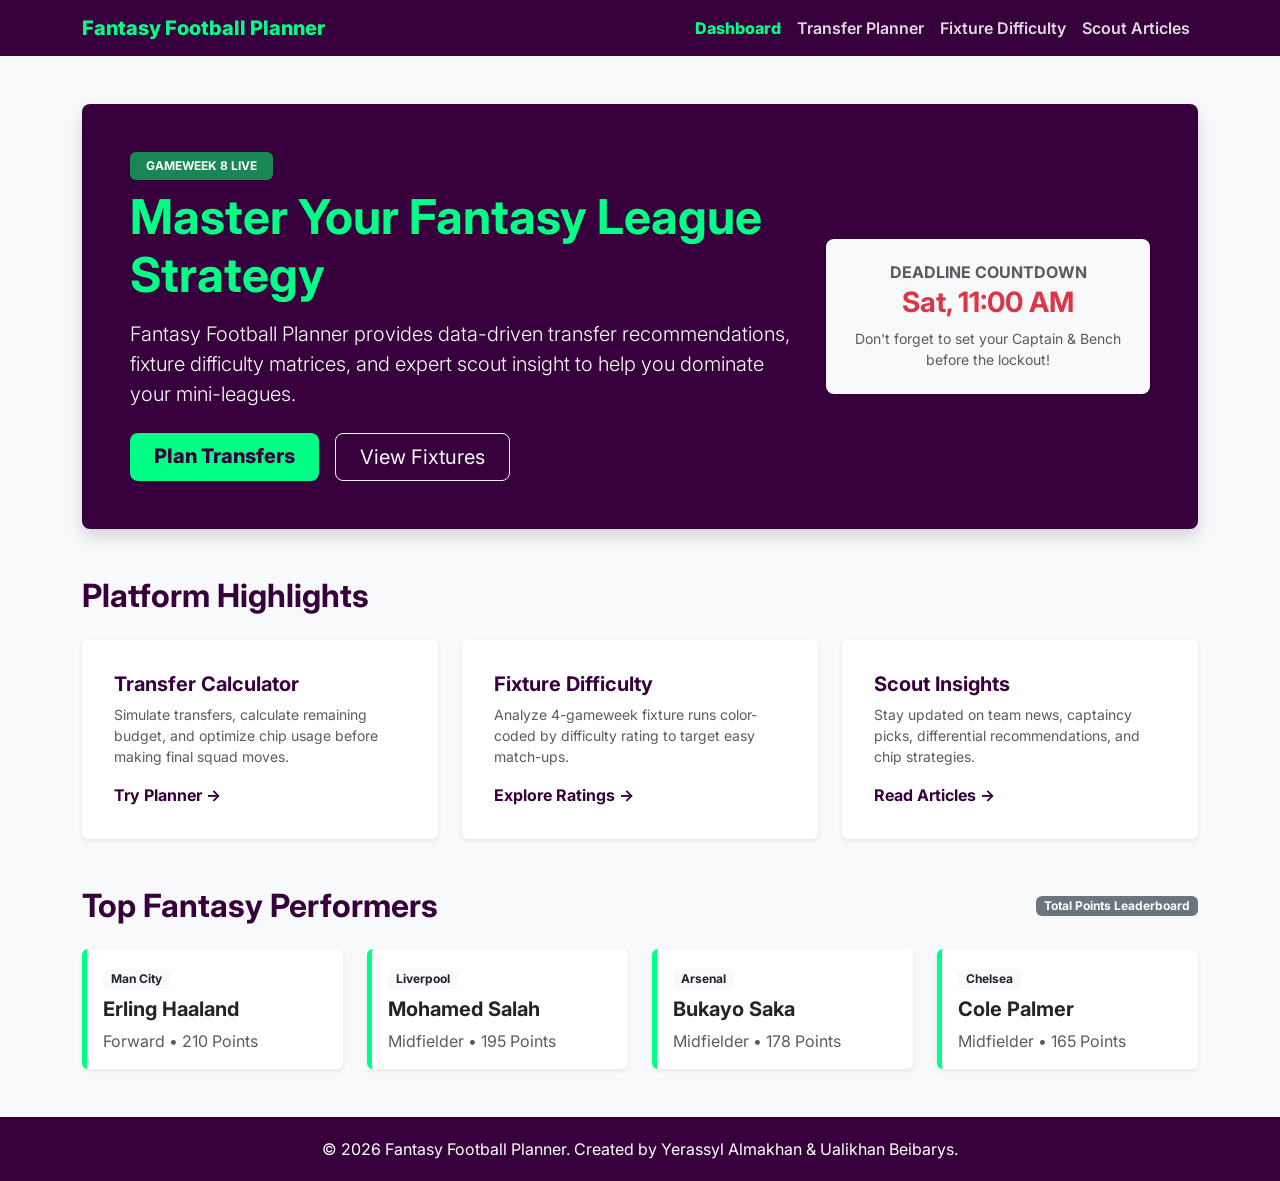
<file: index.html>
<!DOCTYPE html>
<html lang="en">
<head>
  <meta charset="UTF-8">
  <meta name="viewport" content="width=device-width, initial-scale=1.0">
  <title>Fantasy Football Planner | Dashboard</title>
  <link href="https://cdn.jsdelivr.net/npm/bootstrap@5.3.3/dist/css/bootstrap.min.css" rel="stylesheet">
  <link rel="stylesheet" href="css/style.css">
</head>
<body>

  <!-- NAVBAR -->
  <nav class="navbar navbar-expand-lg navbar-custom sticky-top">
    <div class="container">
      <a class="navbar-brand" href="index.html">Fantasy Football Planner</a>
      <button class="navbar-toggler" type="button" data-bs-toggle="collapse" data-bs-target="#navbarNav">
        <span class="navbar-toggler-icon"></span>
      </button>
      <div class="collapse navbar-collapse" id="navbarNav">
        <ul class="navbar-nav ms-auto">
          <li class="nav-item"><a class="nav-link active" href="index.html">Dashboard</a></li>
          <li class="nav-item"><a class="nav-link" href="planner.html">Transfer Planner</a></li>
          <li class="nav-item"><a class="nav-link" href="fdr.html">Fixture Difficulty</a></li>
          <li class="nav-item"><a class="nav-link" href="articles.html">Scout Articles</a></li>
        </ul>
      </div>
    </div>
  </nav>

  <!-- MAIN CONTENT -->
  <main class="container py-5">
    
    <!-- HERO SECTION -->
    <section class="p-5 text-white rounded-3 shadow mb-5" style="background-color: var(--fpl-purple);">
      <div class="row align-items-center">
        <div class="col-lg-8">
          <span class="badge bg-success mb-2 px-3 py-2 fw-bold text-uppercase">Gameweek 8 Live</span>
          <h1 class="display-5 fw-bold mb-3" style="color: var(--fpl-mint);">Master Your Fantasy League Strategy</h1>
          <p class="lead mb-4">Fantasy Football Planner provides data-driven transfer recommendations, fixture difficulty matrices, and expert scout insight to help you dominate your mini-leagues.</p>
          <div class="d-flex gap-3 flex-wrap">
            <a href="planner.html" class="btn btn-fpl btn-lg px-4">Plan Transfers</a>
            <a href="fdr.html" class="btn btn-outline-light btn-lg px-4">View Fixtures</a>
          </div>
        </div>
        <div class="col-lg-4 text-center d-none d-lg-block">
          <div class="p-4 rounded-3 text-dark bg-light shadow-sm">
            <h6 class="text-uppercase fw-bold text-muted mb-1">Deadline Countdown</h6>
            <h3 class="fw-bold text-danger mb-2">Sat, 11:00 AM</h3>
            <p class="small text-muted mb-0">Don't forget to set your Captain & Bench before the lockout!</p>
          </div>
        </div>
      </div>
    </section>

    <!-- CORE FEATURES OVERVIEW -->
    <section class="mb-5">
      <h2 class="fw-bold mb-4" style="color: var(--fpl-purple);">Platform Highlights</h2>
      <div class="row g-4">
        <div class="col-12 col-md-4">
          <div class="card h-100 shadow-sm border-0 p-3">
            <div class="card-body">
              <h5 class="fw-bold" style="color: var(--fpl-purple);">Transfer Calculator</h5>
              <p class="text-muted small">Simulate transfers, calculate remaining budget, and optimize chip usage before making final squad moves.</p>
              <a href="planner.html" class="text-decoration-none fw-bold" style="color: var(--fpl-purple);">Try Planner →</a>
            </div>
          </div>
        </div>
        <div class="col-12 col-md-4">
          <div class="card h-100 shadow-sm border-0 p-3">
            <div class="card-body">
              <h5 class="fw-bold" style="color: var(--fpl-purple);">Fixture Difficulty</h5>
              <p class="text-muted small">Analyze 4-gameweek fixture runs color-coded by difficulty rating to target easy match-ups.</p>
              <a href="fdr.html" class="text-decoration-none fw-bold" style="color: var(--fpl-purple);">Explore Ratings →</a>
            </div>
          </div>
        </div>
        <div class="col-12 col-md-4">
          <div class="card h-100 shadow-sm border-0 p-3">
            <div class="card-body">
              <h5 class="fw-bold" style="color: var(--fpl-purple);">Scout Insights</h5>
              <p class="text-muted small">Stay updated on team news, captaincy picks, differential recommendations, and chip strategies.</p>
              <a href="articles.html" class="text-decoration-none fw-bold" style="color: var(--fpl-purple);">Read Articles →</a>
            </div>
          </div>
        </div>
      </div>
    </section>

    <!-- TOP PERFORMERS (4 CARDS) -->
    <section>
      <div class="d-flex justify-content-between align-items-center mb-4">
        <h2 class="fw-bold m-0" style="color: var(--fpl-purple);">Top Fantasy Performers</h2>
        <span class="badge bg-secondary">Total Points Leaderboard</span>
      </div>
      <div class="row g-4">
        <!-- Player 1 -->
        <div class="col-12 col-sm-6 col-lg-3">
          <div class="card shadow-sm border-0 h-100" style="border-left: 5px solid var(--fpl-mint) !important;">
            <div class="card-body">
              <span class="badge bg-light text-dark mb-2">Man City</span>
              <h5 class="card-title fw-bold">Erling Haaland</h5>
              <p class="card-text text-muted mb-0">Forward • 210 Points</p>
            </div>
          </div>
        </div>
        <!-- Player 2 -->
        <div class="col-12 col-sm-6 col-lg-3">
          <div class="card shadow-sm border-0 h-100" style="border-left: 5px solid var(--fpl-mint) !important;">
            <div class="card-body">
              <span class="badge bg-light text-dark mb-2">Liverpool</span>
              <h5 class="card-title fw-bold">Mohamed Salah</h5>
              <p class="card-text text-muted mb-0">Midfielder • 195 Points</p>
            </div>
          </div>
        </div>
        <!-- Player 3 -->
        <div class="col-12 col-sm-6 col-lg-3">
          <div class="card shadow-sm border-0 h-100" style="border-left: 5px solid var(--fpl-mint) !important;">
            <div class="card-body">
              <span class="badge bg-light text-dark mb-2">Arsenal</span>
              <h5 class="card-title fw-bold">Bukayo Saka</h5>
              <p class="card-text text-muted mb-0">Midfielder • 178 Points</p>
            </div>
          </div>
        </div>
        <!-- Player 4 -->
        <div class="col-12 col-sm-6 col-lg-3">
          <div class="card shadow-sm border-0 h-100" style="border-left: 5px solid var(--fpl-mint) !important;">
            <div class="card-body">
              <span class="badge bg-light text-dark mb-2">Chelsea</span>
              <h5 class="card-title fw-bold">Cole Palmer</h5>
              <p class="card-text text-muted mb-0">Midfielder • 165 Points</p>
            </div>
          </div>
        </div>
      </div>
    </section>

  </main>

  <!-- FOOTER -->
  <footer class="footer-custom">
    <div class="container">
      <p class="mb-0">© 2026 Fantasy Football Planner. Created by Yerassyl Almakhan & Ualikhan Beibarys.</p>
    </div>
  </footer>

  <script src="https://cdn.jsdelivr.net/npm/bootstrap@5.3.3/dist/js/bootstrap.bundle.min.js"></script>
</body>
</html>
</file>
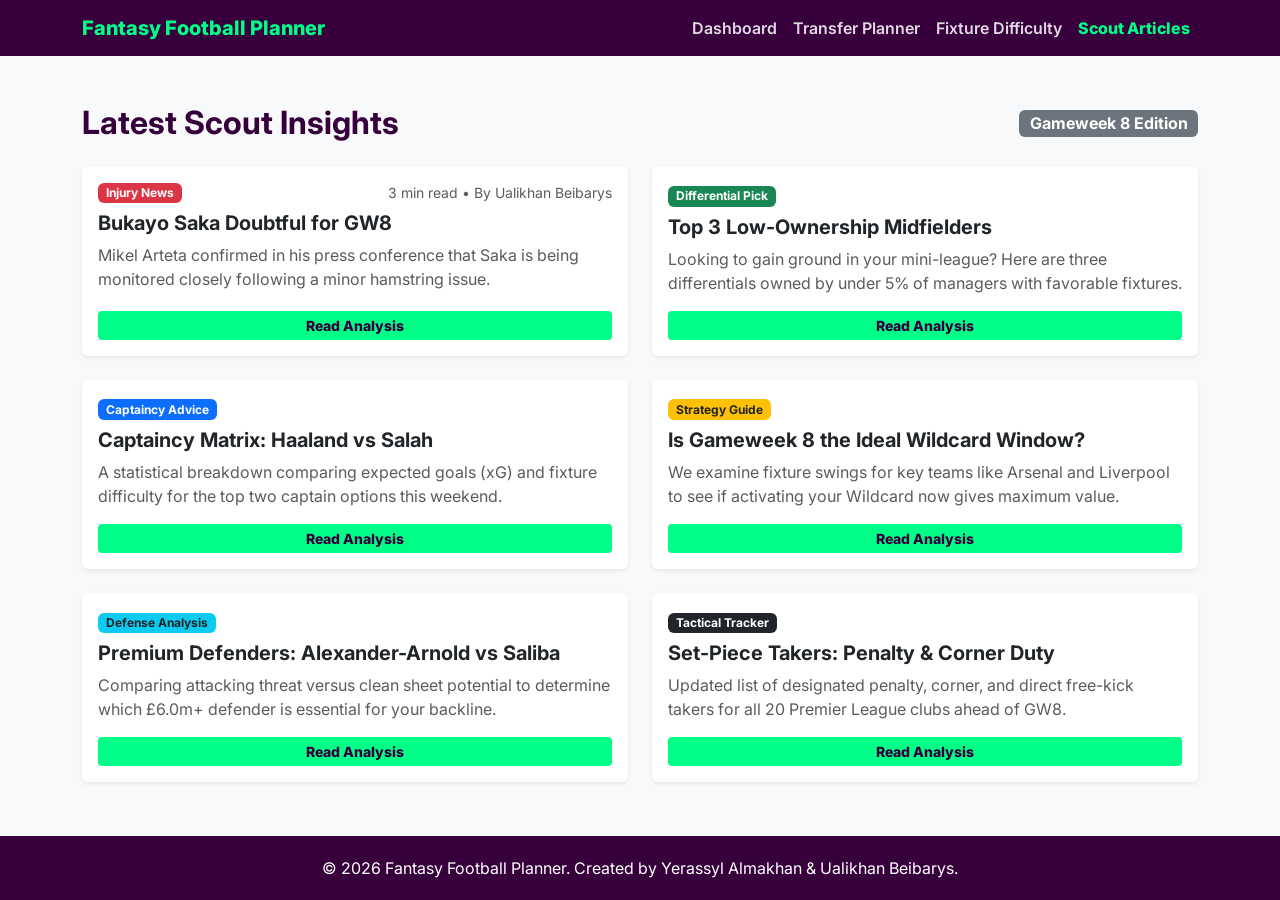
<file: articles.html>
<!DOCTYPE html>
<html lang="en">
<head>
  <meta charset="UTF-8">
  <meta name="viewport" content="width=device-width, initial-scale=1.0">
  <title>Fantasy Football Planner | Scout Articles</title>
  <link href="https://cdn.jsdelivr.net/npm/bootstrap@5.3.3/dist/css/bootstrap.min.css" rel="stylesheet">
  <link rel="stylesheet" href="css/style.css">
</head>
<body>

  <!-- NAVBAR -->
  <nav class="navbar navbar-expand-lg navbar-custom sticky-top">
    <div class="container">
      <a class="navbar-brand" href="index.html">Fantasy Football Planner</a>
      <button class="navbar-toggler" type="button" data-bs-toggle="collapse" data-bs-target="#navbarNav">
        <span class="navbar-toggler-icon"></span>
      </button>
      <div class="collapse navbar-collapse" id="navbarNav">
        <ul class="navbar-nav ms-auto">
          <li class="nav-item"><a class="nav-link" href="index.html">Dashboard</a></li>
          <li class="nav-item"><a class="nav-link" href="planner.html">Transfer Planner</a></li>
          <li class="nav-item"><a class="nav-link" href="fdr.html">Fixture Difficulty</a></li>
          <li class="nav-item"><a class="nav-link active" href="articles.html">Scout Articles</a></li>
        </ul>
      </div>
    </div>
  </nav>

  <!-- MAIN CONTENT -->
  <main class="container py-5">
    <div class="d-flex justify-content-between align-items-center mb-4">
      <h2 class="fw-bold m-0" style="color: var(--fpl-purple);">Latest Scout Insights</h2>
      <span class="badge bg-secondary fs-6">Gameweek 8 Edition</span>
    </div>

    <div class="row g-4">
      <!-- Article 1 -->
      <div class="col-12 col-md-6 col-lg-4">
        <div class="card h-100 shadow-sm border-0">
          <div class="card-body d-flex flex-column">
            <div>
              <div class="d-flex justify-content-between align-items-center mb-2">
                <span class="badge bg-danger">Injury News</span>
                <small class="text-muted">3 min read • By Ualikhan Beibarys</small>
              </div>
              <h5 class="card-title fw-bold">Bukayo Saka Doubtful for GW8</h5>
              <p class="card-text text-muted">Mikel Arteta confirmed in his press conference that Saka is being monitored closely following a minor hamstring issue.</p>
            </div>
            <div class="mt-auto pt-3">
              <a href="#" class="btn btn-sm btn-fpl w-100">Read Analysis</a>
            </div>
          </div>
        </div>
      </div>

      <!-- Article 2 -->
      <div class="col-12 col-md-6 col-lg-4">
        <div class="card h-100 shadow-sm border-0">
          <div class="card-body d-flex flex-column">
            <div>
              <span class="badge bg-success mb-2">Differential Pick</span>
              <h5 class="card-title fw-bold">Top 3 Low-Ownership Midfielders</h5>
              <p class="card-text text-muted">Looking to gain ground in your mini-league? Here are three differentials owned by under 5% of managers with favorable fixtures.</p>
            </div>
            <div class="mt-auto pt-3">
              <a href="#" class="btn btn-sm btn-fpl w-100">Read Analysis</a>
            </div>
          </div>
        </div>
      </div>

      <!-- Article 3 -->
      <div class="col-12 col-md-6 col-lg-4">
        <div class="card h-100 shadow-sm border-0">
          <div class="card-body d-flex flex-column">
            <div>
              <span class="badge bg-primary mb-2">Captaincy Advice</span>
              <h5 class="card-title fw-bold">Captaincy Matrix: Haaland vs Salah</h5>
              <p class="card-text text-muted">A statistical breakdown comparing expected goals (xG) and fixture difficulty for the top two captain options this weekend.</p>
            </div>
            <div class="mt-auto pt-3">
              <a href="#" class="btn btn-sm btn-fpl w-100">Read Analysis</a>
            </div>
          </div>
        </div>
      </div>

      <!-- Article 4 -->
      <div class="col-12 col-md-6 col-lg-4">
        <div class="card h-100 shadow-sm border-0">
          <div class="card-body d-flex flex-column">
            <div>
              <span class="badge bg-warning text-dark mb-2">Strategy Guide</span>
              <h5 class="card-title fw-bold">Is Gameweek 8 the Ideal Wildcard Window?</h5>
              <p class="card-text text-muted">We examine fixture swings for key teams like Arsenal and Liverpool to see if activating your Wildcard now gives maximum value.</p>
            </div>
            <div class="mt-auto pt-3">
              <a href="#" class="btn btn-sm btn-fpl w-100">Read Analysis</a>
            </div>
          </div>
        </div>
      </div>

      <!-- Article 5 -->
      <div class="col-12 col-md-6 col-lg-4">
        <div class="card h-100 shadow-sm border-0">
          <div class="card-body d-flex flex-column">
            <div>
              <span class="badge bg-info text-dark mb-2">Defense Analysis</span>
              <h5 class="card-title fw-bold">Premium Defenders: Alexander-Arnold vs Saliba</h5>
              <p class="card-text text-muted">Comparing attacking threat versus clean sheet potential to determine which £6.0m+ defender is essential for your backline.</p>
            </div>
            <div class="mt-auto pt-3">
              <a href="#" class="btn btn-sm btn-fpl w-100">Read Analysis</a>
            </div>
          </div>
        </div>
      </div>

      <!-- Article 6 -->
      <div class="col-12 col-md-6 col-lg-4">
        <div class="card h-100 shadow-sm border-0">
          <div class="card-body d-flex flex-column">
            <div>
              <span class="badge bg-dark mb-2">Tactical Tracker</span>
              <h5 class="card-title fw-bold">Set-Piece Takers: Penalty & Corner Duty</h5>
              <p class="card-text text-muted">Updated list of designated penalty, corner, and direct free-kick takers for all 20 Premier League clubs ahead of GW8.</p>
            </div>
            <div class="mt-auto pt-3">
              <a href="#" class="btn btn-sm btn-fpl w-100">Read Analysis</a>
            </div>
          </div>
        </div>
      </div>

    </div>
  </main>

  <!-- FOOTER -->
  <footer class="footer-custom">
    <div class="container">
      <p class="mb-0">© 2026 Fantasy Football Planner. Created by Yerassyl Almakhan & Ualikhan Beibarys.</p>
    </div>
  </footer>

  <script src="https://cdn.jsdelivr.net/npm/bootstrap@5.3.3/dist/js/bootstrap.bundle.min.js"></script>
</body>
</html>
</file>
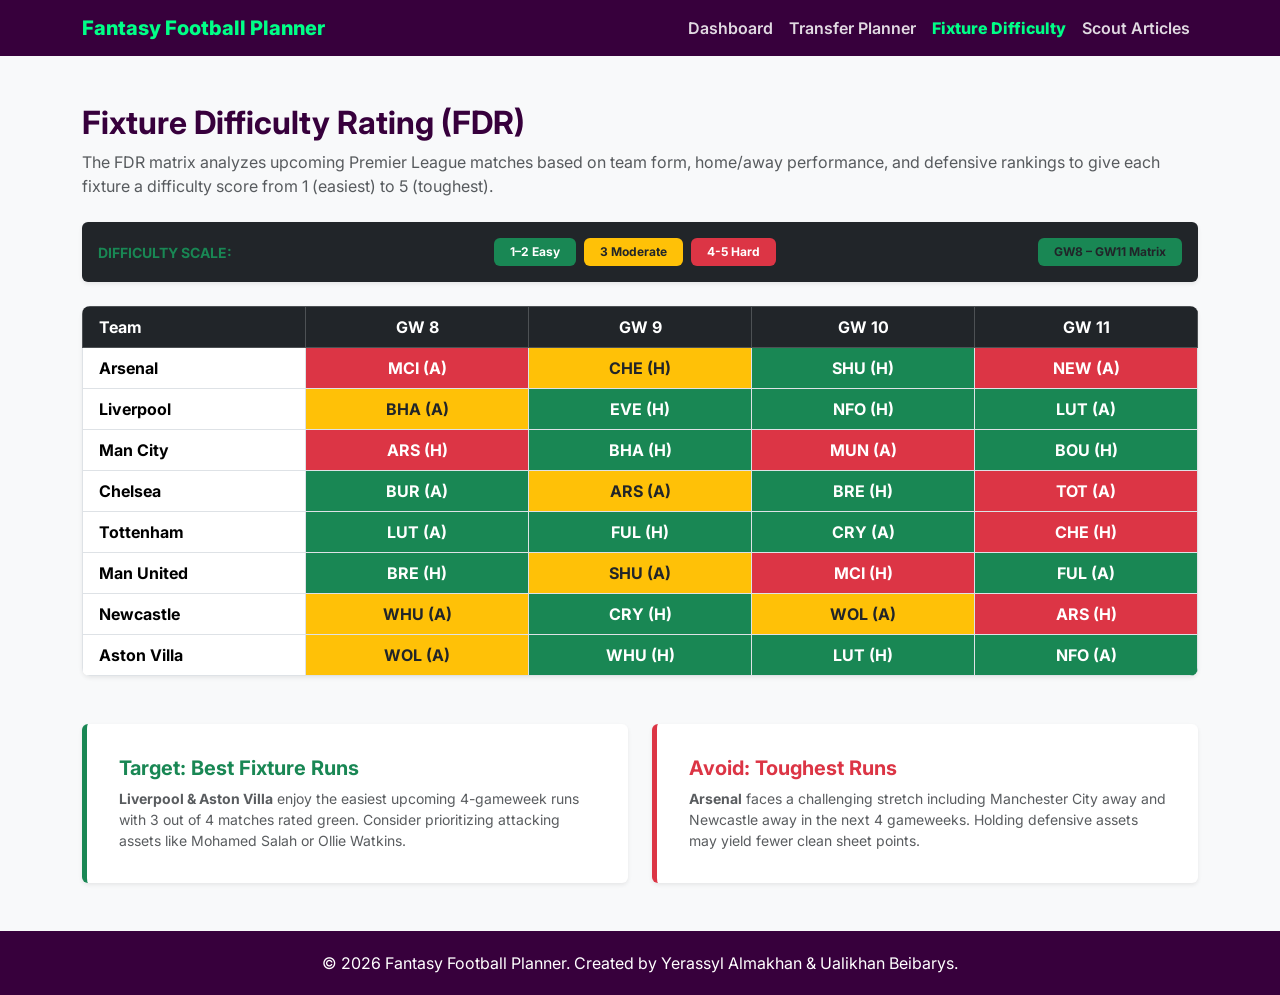
<file: fdr.html>
<!DOCTYPE html>
<html lang="en">
<head>
  <meta charset="UTF-8">
  <meta name="viewport" content="width=device-width, initial-scale=1.0">
  <title>Fantasy Football Planner | Fixture Difficulty Rating</title>
  <link href="https://cdn.jsdelivr.net/npm/bootstrap@5.3.3/dist/css/bootstrap.min.css" rel="stylesheet">
  <link rel="stylesheet" href="css/style.css">
</head>
<body>

  <!-- NAVBAR -->
  <nav class="navbar navbar-expand-lg navbar-custom sticky-top">
    <div class="container">
      <a class="navbar-brand" href="index.html">Fantasy Football Planner</a>
      <button class="navbar-toggler" type="button" data-bs-toggle="collapse" data-bs-target="#navbarNav">
        <span class="navbar-toggler-icon"></span>
      </button>
      <div class="collapse navbar-collapse" id="navbarNav">
        <ul class="navbar-nav ms-auto">
          <li class="nav-item"><a class="nav-link" href="index.html">Dashboard</a></li>
          <li class="nav-item"><a class="nav-link" href="planner.html">Transfer Planner</a></li>
          <li class="nav-item"><a class="nav-link active" href="fdr.html">Fixture Difficulty</a></li>
          <li class="nav-item"><a class="nav-link" href="articles.html">Scout Articles</a></li>
        </ul>
      </div>
    </div>
  </nav>

  <!-- MAIN CONTENT -->
  <main class="container py-5">
    
    <!-- PAGE HEADER & INTRO -->
    <div class="mb-4">
      <h2 class="fw-bold" style="color: var(--fpl-purple);">Fixture Difficulty Rating (FDR)</h2>
      <p class="text-muted">The FDR matrix analyzes upcoming Premier League matches based on team form, home/away performance, and defensive rankings to give each fixture a difficulty score from 1 (easiest) to 5 (toughest).</p>
    </div>

    <!-- COLOR LEGEND & TICKER HEADER - Upgraded by Ualikhan Beibarys -->
      <div class="card border-0 shadow-sm mb-4 p-3 bg-dark text-white">
        <div class="d-flex flex-wrap justify-content-between align-items-center gap-2">
          <span class="fw-bold text-uppercase small text-success">Difficulty Scale:</span>
          <div class="d-flex gap-2 align-items-center flex-wrap">
            <span class="badge bg-success px-3 py-2">1–2 Easy</span>
            <span class="badge bg-warning text-dark px-3 py-2">3 Moderate</span>
            <span class="badge bg-danger px-3 py-2">4-5 Hard</span>
          </div>
          <span class="badge bg-success text-dark fw-bold px-3 py-2">GW8 – GW11 Matrix</span>
        </div>
      </div>

    <!-- FDR TABLE -->
    <div class="table-responsive shadow-sm rounded-3 mb-5">
      <table class="table table-bordered align-middle text-center mb-0">
        <thead class="table-dark">
          <tr>
            <th class="text-start ps-3" style="width: 20%;">Team</th>
            <th style="width: 20%;">GW 8</th>
            <th style="width: 20%;">GW 9</th>
            <th style="width: 20%;">GW 10</th>
            <th style="width: 20%;">GW 11</th>
          </tr>
        </thead>
        <tbody>
          <tr>
            <td class="fw-bold text-start ps-3">Arsenal</td>
            <td class="bg-danger text-white fw-bold">MCI (A)</td>
            <td class="bg-warning text-dark fw-bold">CHE (H)</td>
            <td class="bg-success text-white fw-bold">SHU (H)</td>
            <td class="bg-danger text-white fw-bold">NEW (A)</td>
          </tr>
          <tr>
            <td class="fw-bold text-start ps-3">Liverpool</td>
            <td class="bg-warning text-dark fw-bold">BHA (A)</td>
            <td class="bg-success text-white fw-bold">EVE (H)</td>
            <td class="bg-success text-white fw-bold">NFO (H)</td>
            <td class="bg-success text-white fw-bold">LUT (A)</td>
          </tr>
          <tr>
            <td class="fw-bold text-start ps-3">Man City</td>
            <td class="bg-danger text-white fw-bold">ARS (H)</td>
            <td class="bg-success text-white fw-bold">BHA (H)</td>
            <td class="bg-danger text-white fw-bold">MUN (A)</td>
            <td class="bg-success text-white fw-bold">BOU (H)</td>
          </tr>
          <tr>
            <td class="fw-bold text-start ps-3">Chelsea</td>
            <td class="bg-success text-white fw-bold">BUR (A)</td>
            <td class="bg-warning text-dark fw-bold">ARS (A)</td>
            <td class="bg-success text-white fw-bold">BRE (H)</td>
            <td class="bg-danger text-white fw-bold">TOT (A)</td>
          </tr>
          <tr>
            <td class="fw-bold text-start ps-3">Tottenham</td>
            <td class="bg-success text-white fw-bold">LUT (A)</td>
            <td class="bg-success text-white fw-bold">FUL (H)</td>
            <td class="bg-success text-white fw-bold">CRY (A)</td>
            <td class="bg-danger text-white fw-bold">CHE (H)</td>
          </tr>
          <tr>
            <td class="fw-bold text-start ps-3">Man United</td>
            <td class="bg-success text-white fw-bold">BRE (H)</td>
            <td class="bg-warning text-dark fw-bold">SHU (A)</td>
            <td class="bg-danger text-white fw-bold">MCI (H)</td>
            <td class="bg-success text-white fw-bold">FUL (A)</td>
          </tr>
          <tr>
            <td class="fw-bold text-start ps-3">Newcastle</td>
            <td class="bg-warning text-dark fw-bold">WHU (A)</td>
            <td class="bg-success text-white fw-bold">CRY (H)</td>
            <td class="bg-warning text-dark fw-bold">WOL (A)</td>
            <td class="bg-danger text-white fw-bold">ARS (H)</td>
          </tr>
          <tr>
            <td class="fw-bold text-start ps-3">Aston Villa</td>
            <td class="bg-warning text-dark fw-bold">WOL (A)</td>
            <td class="bg-success text-white fw-bold">WHU (H)</td>
            <td class="bg-success text-white fw-bold">LUT (H)</td>
            <td class="bg-success text-white fw-bold">NFO (A)</td>
          </tr>
        </tbody>
      </table>
    </div>

    <!-- SCOUT TAKEAWAY SECTION -->
    <div class="row g-4">
      <div class="col-12 col-md-6">
        <div class="card h-100 border-0 shadow-sm p-3 style-card-easy" style="border-left: 5px solid #198754 !important;">
          <div class="card-body">
            <h5 class="fw-bold text-success">Target: Best Fixture Runs</h5>
            <p class="text-muted small mb-0"><strong>Liverpool & Aston Villa</strong> enjoy the easiest upcoming 4-gameweek runs with 3 out of 4 matches rated green. Consider prioritizing attacking assets like Mohamed Salah or Ollie Watkins.</p>
          </div>
        </div>
      </div>
      <div class="col-12 col-md-6">
        <div class="card h-100 border-0 shadow-sm p-3 style-card-hard" style="border-left: 5px solid #dc3545 !important;">
          <div class="card-body">
            <h5 class="fw-bold text-danger">Avoid: Toughest Runs</h5>
            <p class="text-muted small mb-0"><strong>Arsenal</strong> faces a challenging stretch including Manchester City away and Newcastle away in the next 4 gameweeks. Holding defensive assets may yield fewer clean sheet points.</p>
          </div>
        </div>
      </div>
    </div>

  </main>

  <!-- FOOTER -->
  <footer class="footer-custom">
    <div class="container">
      <p class="mb-0">© 2026 Fantasy Football Planner. Created by Yerassyl Almakhan & Ualikhan Beibarys.</p>
    </div>
  </footer>

  <script src="https://cdn.jsdelivr.net/npm/bootstrap@5.3.3/dist/js/bootstrap.bundle.min.js"></script>
</body>
</html>
</file>
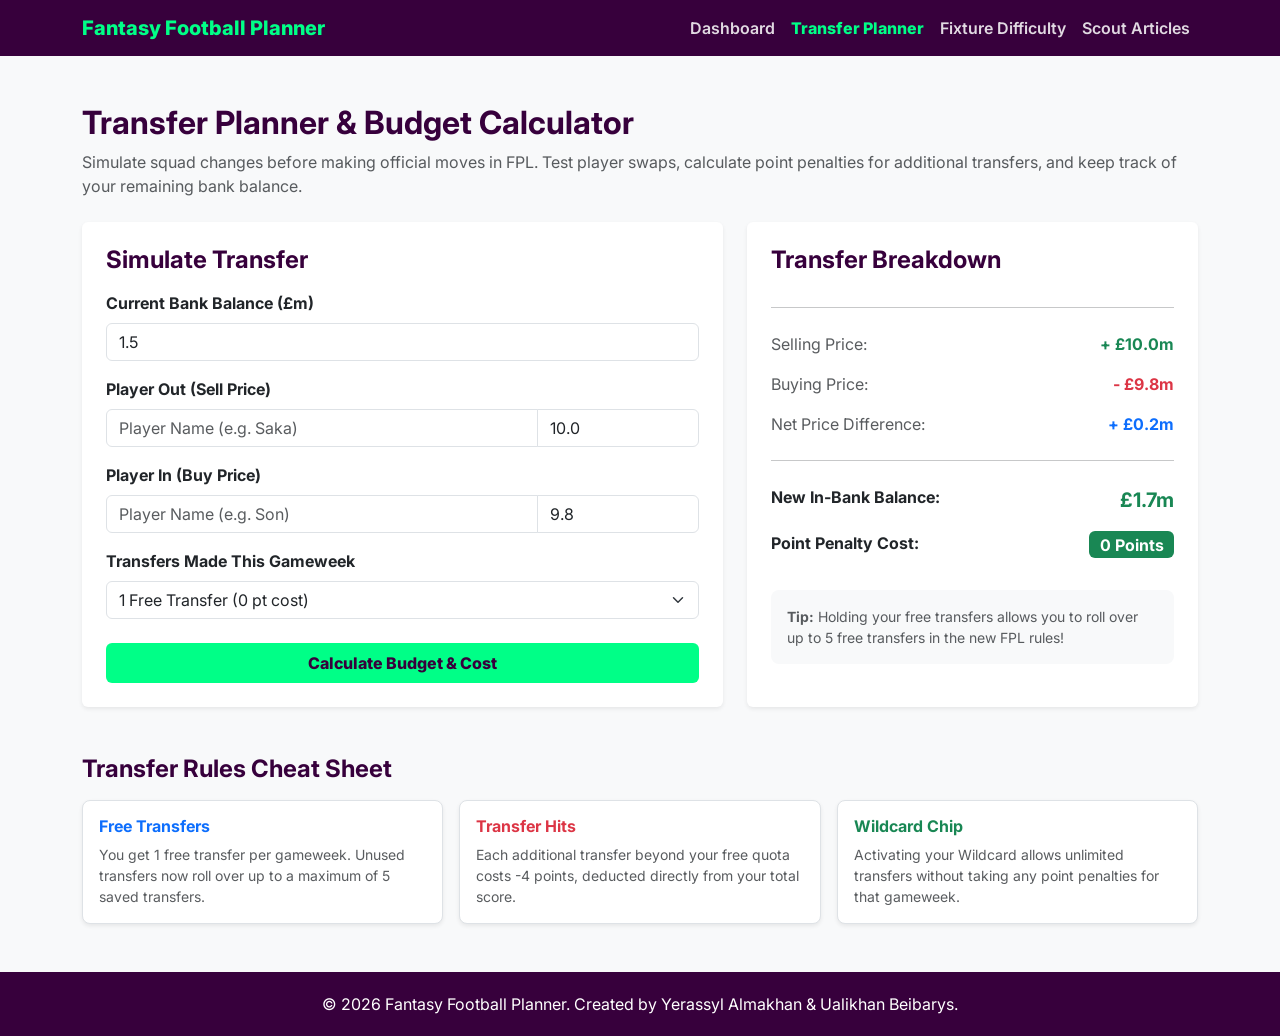
<file: planner.html>
<!DOCTYPE html>
<html lang="en">
<head>
  <meta charset="UTF-8">
  <meta name="viewport" content="width=device-width, initial-scale=1.0">
  <title>Fantasy Football Planner | Transfer Planner</title>
  <link href="https://cdn.jsdelivr.net/npm/bootstrap@5.3.3/dist/css/bootstrap.min.css" rel="stylesheet">
  <link rel="stylesheet" href="css/style.css">
</head>
<body>

  <!-- NAVBAR -->
  <nav class="navbar navbar-expand-lg navbar-custom sticky-top">
    <div class="container">
      <a class="navbar-brand" href="index.html">Fantasy Football Planner</a>
      <button class="navbar-toggler" type="button" data-bs-toggle="collapse" data-bs-target="#navbarNav">
        <span class="navbar-toggler-icon"></span>
      </button>
      <div class="collapse navbar-collapse" id="navbarNav">
        <ul class="navbar-nav ms-auto">
          <li class="nav-item"><a class="nav-link" href="index.html">Dashboard</a></li>
          <li class="nav-item"><a class="nav-link active" href="planner.html">Transfer Planner</a></li>
          <li class="nav-item"><a class="nav-link" href="fdr.html">Fixture Difficulty</a></li>
          <li class="nav-item"><a class="nav-link" href="articles.html">Scout Articles</a></li>
        </ul>
      </div>
    </div>
  </nav>

  <!-- MAIN CONTENT -->
  <main class="container py-5">
    
    <!-- PAGE HEADER -->
    <div class="mb-4">
      <h2 class="fw-bold" style="color: var(--fpl-purple);">Transfer Planner & Budget Calculator</h2>
      <p class="text-muted">Simulate squad changes before making official moves in FPL. Test player swaps, calculate point penalties for additional transfers, and keep track of your remaining bank balance.</p>
    </div>

    <div class="row g-4">
      <!-- INPUT FORM -->
      <div class="col-12 col-lg-7">
        <div class="card shadow-sm border-0 p-4">
          <h4 class="fw-bold mb-3" style="color: var(--fpl-purple);">Simulate Transfer</h4>
          <form>
            <div class="mb-3">
              <label for="currentBank" class="form-label fw-bold">Current Bank Balance (£m)</label>
              <input type="number" step="0.1" class="form-control" id="currentBank" placeholder="e.g. 1.5" value="1.5">
            </div>

            <div class="mb-3">
              <label for="playerOut" class="form-label fw-bold">Player Out (Sell Price)</label>
              <div class="input-group">
                <input type="text" class="form-control w-50" placeholder="Player Name (e.g. Saka)">
                <input type="number" step="0.1" class="form-control" placeholder="Price £m (e.g. 10.0)" value="10.0">
              </div>
            </div>

            <div class="mb-3">
              <label for="playerIn" class="form-label fw-bold">Player In (Buy Price)</label>
              <div class="input-group">
                <input type="text" class="form-control w-50" placeholder="Player Name (e.g. Son)">
                <input type="number" step="0.1" class="form-control" placeholder="Price £m (e.g. 9.8)" value="9.8">
              </div>
            </div>

            <div class="mb-4">
              <label for="transfersCount" class="form-label fw-bold">Transfers Made This Gameweek</label>
              <select class="form-select" id="transfersCount">
                <option value="1">1 Free Transfer (0 pt cost)</option>
                <option value="2">2 Transfers (-4 pts)</option>
                <option value="3">3 Transfers (-8 pts)</option>
                <option value="4">Wildcard / Free Hit Active (0 pt cost)</option>
              </select>
            </div>

            <button type="button" class="btn btn-fpl w-100 py-2">Calculate Budget & Cost</button>
          </form>
        </div>
      </div>

      <!-- SUMMARY SIDEBAR -->
      <div class="col-12 col-lg-5">
        <div class="card shadow-sm border-0 p-4 h-100 bg-white">
          <h4 class="fw-bold mb-3" style="color: var(--fpl-purple);">Transfer Breakdown</h4>
          <hr>
          <div class="d-flex justify-content-between my-2">
            <span class="text-muted">Selling Price:</span>
            <span class="fw-bold text-success">+ £10.0m</span>
          </div>
          <div class="d-flex justify-content-between my-2">
            <span class="text-muted">Buying Price:</span>
            <span class="fw-bold text-danger">- £9.8m</span>
          </div>
          <div class="d-flex justify-content-between my-2">
            <span class="text-muted">Net Price Difference:</span>
            <span class="fw-bold text-primary">+ £0.2m</span>
          </div>
          <hr>
          <div class="d-flex justify-content-between my-2">
            <span class="fw-bold">New In-Bank Balance:</span>
            <span class="fw-bold fs-5 text-success">£1.7m</span>
          </div>
          <div class="d-flex justify-content-between my-2">
            <span class="fw-bold">Point Penalty Cost:</span>
            <span class="badge bg-success fs-6">0 Points</span>
          </div>

          <div class="mt-4 p-3 rounded-3" style="background-color: #f8f9fa;">
            <p class="small text-muted mb-0"><strong>Tip:</strong> Holding your free transfers allows you to roll over up to 5 free transfers in the new FPL rules!</p>
          </div>
        </div>
      </div>
    </div>

    <!-- STRATEGY TIPS SECTION -->
    <section class="mt-5">
      <h4 class="fw-bold mb-3" style="color: var(--fpl-purple);">Transfer Rules Cheat Sheet</h4>
      <div class="row g-3">
        <div class="col-12 col-md-4">
          <div class="p-3 border rounded-3 bg-white shadow-sm">
            <h6 class="fw-bold text-primary">Free Transfers</h6>
            <p class="small text-muted mb-0">You get 1 free transfer per gameweek. Unused transfers now roll over up to a maximum of 5 saved transfers.</p>
          </div>
        </div>
        <div class="col-12 col-md-4">
          <div class="p-3 border rounded-3 bg-white shadow-sm">
            <h6 class="fw-bold text-danger">Transfer Hits</h6>
            <p class="small text-muted mb-0">Each additional transfer beyond your free quota costs -4 points, deducted directly from your total score.</p>
          </div>
        </div>
        <div class="col-12 col-md-4">
          <div class="p-3 border rounded-3 bg-white shadow-sm">
            <h6 class="fw-bold text-success">Wildcard Chip</h6>
            <p class="small text-muted mb-0">Activating your Wildcard allows unlimited transfers without taking any point penalties for that gameweek.</p>
          </div>
        </div>
      </div>
    </section>

  </main>

  <!-- FOOTER -->
  <footer class="footer-custom">
    <div class="container">
      <p class="mb-0">© 2026 Fantasy Football Planner. Created by Yerassyl Almakhan & Ualikhan Beibarys.</p>
    </div>
  </footer>

  <script src="https://cdn.jsdelivr.net/npm/bootstrap@5.3.3/dist/js/bootstrap.bundle.min.js"></script>
</body>
</html>
</file>
<file: css/style.css>
@import url('https://fonts.googleapis.com/css2?family=Inter:wght@400;600;800&display=swap');

:root {
  --fpl-purple: #37003c;
  --fpl-mint: #00ff87;
  --fpl-light: #f8f9fa;
  --fpl-dark: #121212;
}

body {
  font-family: 'Inter', sans-serif;
  background-color: var(--fpl-light);
  color: var(--fpl-dark);
  display: flex;
  flex-direction: column;
  min-height: 100vh;
}

main { flex: 1; }

/* Custom Navbar Styles */
.navbar-custom { 
  background-color: var(--fpl-purple); 
}

.navbar-custom .navbar-brand { 
  color: var(--fpl-mint); 
  font-weight: 800; 
}


.navbar-custom .nav-link { 
  color: rgba(255, 255, 255, 0.85); 
  font-weight: 600; 
  transition: color 0.2s ease-in-out;
}


.navbar-custom .nav-link:hover,
.navbar-custom .nav-link.active { 
  color: var(--fpl-mint) !important; 
  font-weight: 800;
}

.navbar-toggler { 
  border-color: var(--fpl-mint); 
}

.navbar-toggler-icon { 
  filter: invert(62%) sepia(97%) saturate(2250%) hue-rotate(99deg) brightness(104%) contrast(105%); 
}


.btn-fpl { 
  background-color: var(--fpl-mint); 
  color: var(--fpl-purple); 
  font-weight: 800; 
  border: none; 
}

.btn-fpl:hover { 
  background-color: #00cc6a; 
  transform: scale(1.05); 
}


.footer-custom { 
  background-color: var(--fpl-purple); 
  color: white; 
  padding: 20px 0; 
  text-align: center; 
  margin-top: auto; 
} 
@media (min-width: 768px) {
  .col-md-6 {
    flex: 0 0 auto;
    width: 50%;
  }
}
</file>
